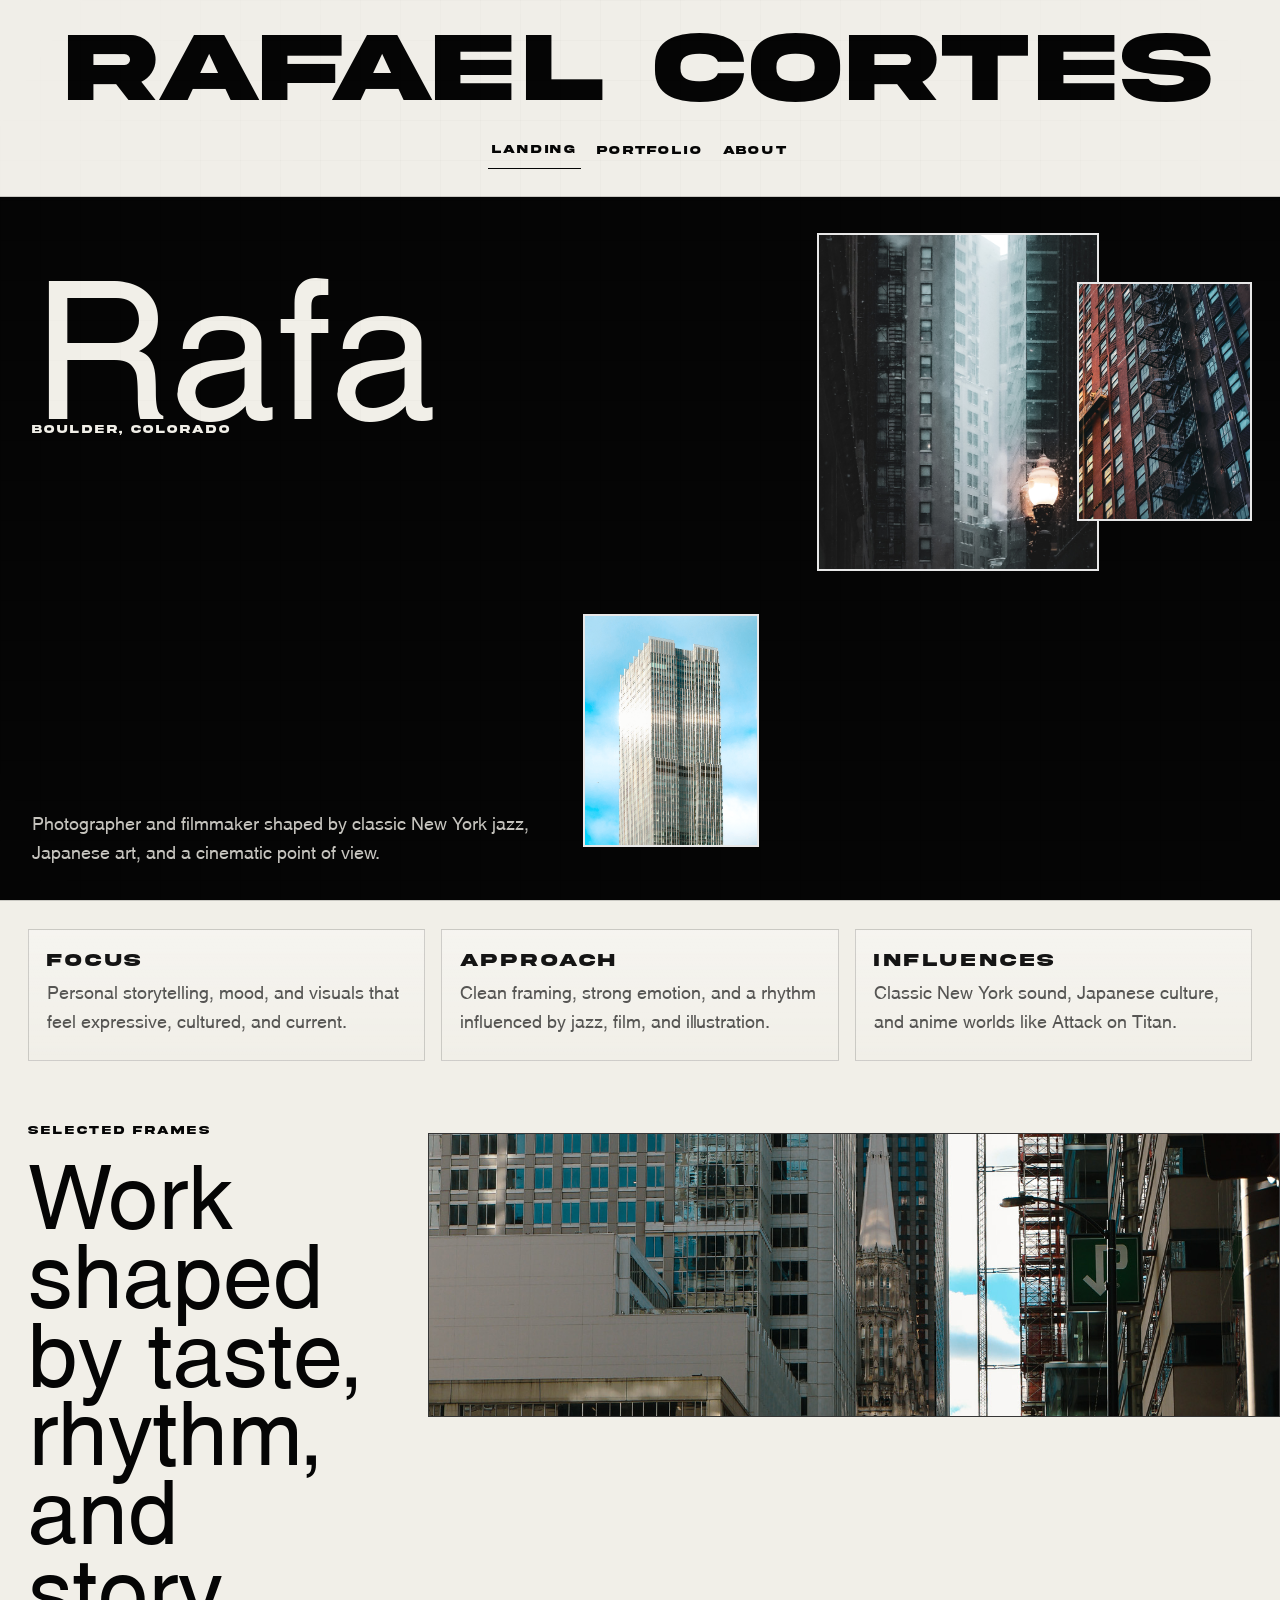
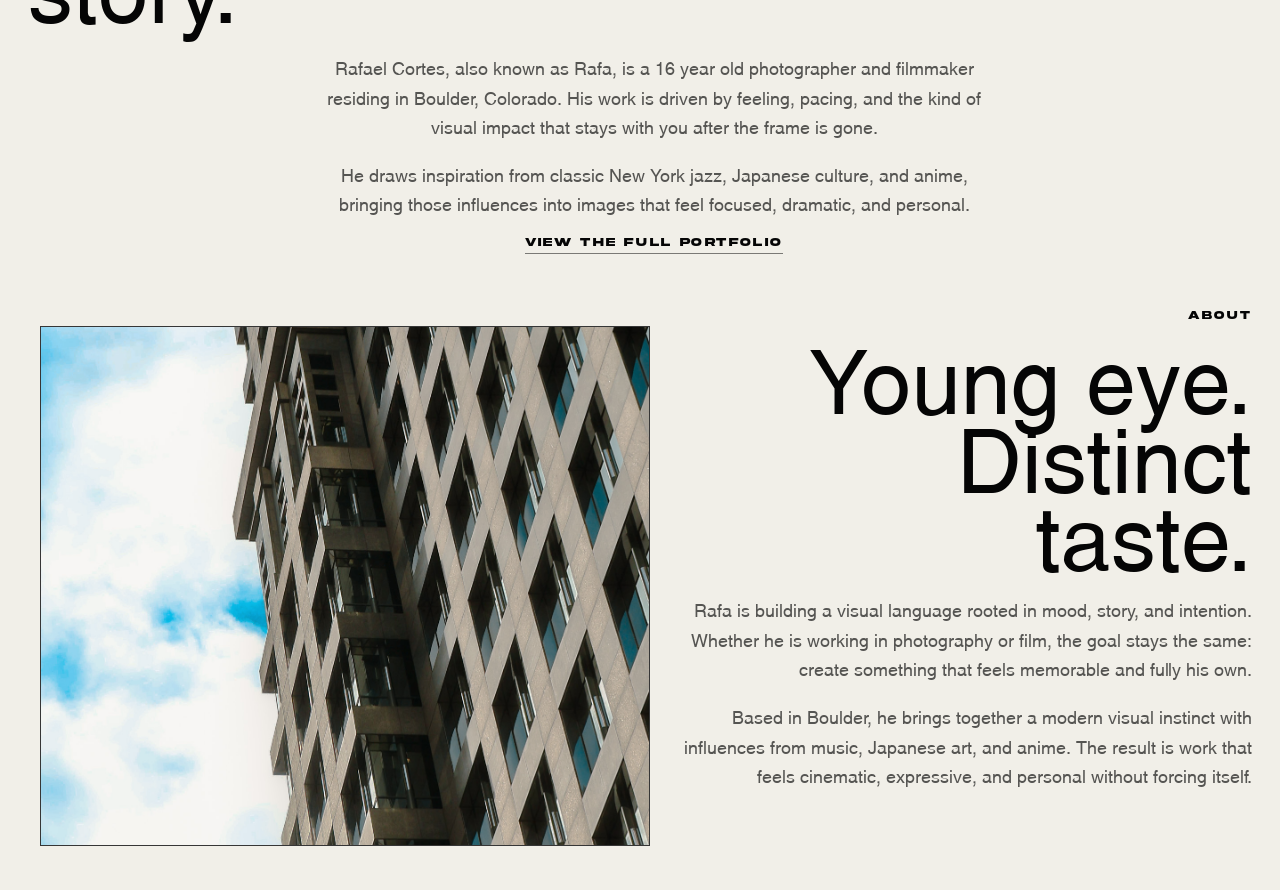
<file: index.html>
<!doctype html>
<html lang="en">
<head>
  <meta charset="UTF-8">
  <meta name="viewport" content="width=device-width, initial-scale=1.0">
  <title>Rafael Cortes</title>
  <meta name="description" content="Rafael Cortes is a photographer and filmmaker based in Boulder, Colorado, inspired by classic New York jazz, Japanese art, and cinematic storytelling.">
  <link rel="icon" type="image/png" href="assets/favicon.png">
  <link rel="stylesheet" href="styles.css">
</head>
<body class="theme-home page-transition">
  <div class="site-shell">
    <main>
      <section class="home-stage">
        <header class="masthead">
          <a class="wordmark" href="index.html" aria-label="Rafael Cortes home">RAFAEL CORTES</a>
          <nav class="main-nav" aria-label="Primary">
            <a class="nav-link" data-nav="landing" href="index.html">Landing</a>
            <a class="nav-link" href="portfolio.html">Portfolio</a>
            <a class="nav-link" data-nav="about" href="#about">About</a>
          </nav>
        </header>

        <section class="hero">
          <div class="hero-copy">
            <div class="hero-title-block">
              <h1>Rafa</h1>
              <p class="eyebrow">Boulder, Colorado</p>
            </div>
            <p class="hero-summary">
              Photographer and filmmaker shaped by classic New York jazz, Japanese art, and a cinematic point of view.
            </p>
          </div>

          <div class="hero-grid" aria-label="Featured photography">
            <figure class="hero-card hero-card-main">
              <img src="assets/photography/IMG_0919.jpg" alt="Snowy urban alley framed by tall buildings and a glowing street lamp.">
            </figure>
            <figure class="hero-card hero-card-left">
              <img src="assets/photography/IMG_0852.jpg" alt="Close view of brick buildings and fire escapes in warm evening light.">
            </figure>
            <figure class="hero-card hero-card-right">
              <img src="assets/photography/IMG_0724.jpg" alt="Tall modern skyscraper against a bright blue sky.">
            </figure>
          </div>
        </section>
      </section>

      <section class="feature-strip" aria-label="Highlights">
        <div class="feature-panel">
          <p class="feature-label">Focus</p>
          <p>Personal storytelling, mood, and visuals that feel expressive, cultured, and current.</p>
        </div>
        <div class="feature-panel">
          <p class="feature-label">Approach</p>
          <p>Clean framing, strong emotion, and a rhythm influenced by jazz, film, and illustration.</p>
        </div>
        <div class="feature-panel">
          <p class="feature-label">Influences</p>
          <p>Classic New York sound, Japanese culture, and anime worlds like Attack on Titan.</p>
        </div>
      </section>

      <section class="showcase">
        <div class="showcase-top">
          <div class="section-heading">
            <p class="eyebrow">Selected Frames</p>
            <h2>Work shaped by taste, rhythm, and story.</h2>
          </div>
          <figure class="showcase-image">
            <img src="assets/photography/IMG_0730.jpg" alt="Downtown city corridor with traffic, glass towers, and a distant church spire.">
          </figure>
        </div>
        <div class="showcase-text">
          <p>
            Rafael Cortes, also known as Rafa, is a 16 year old photographer and filmmaker residing in Boulder, Colorado.
            His work is driven by feeling, pacing, and the kind of visual impact that stays with you after the frame is gone.
          </p>
          <p>
            He draws inspiration from classic New York jazz, Japanese culture, and anime,
            bringing those influences into images that feel focused, dramatic, and personal.
          </p>
          <a class="text-link" href="portfolio.html">View the full portfolio</a>
        </div>
      </section>

      <section class="about-section" id="about">
        <div class="about-layout">
          <figure class="about-image">
            <img src="assets/photography/IMG_0725.jpg" alt="Upward-looking angle of a modern high-rise building with repeating window patterns.">
          </figure>

          <div class="about-text">
            <div class="section-heading">
              <p class="eyebrow">About</p>
              <h2>Young eye. Distinct taste.</h2>
            </div>

            <div class="about-copy">
              <p>
                Rafa is building a visual language rooted in mood, story, and intention. Whether he is working in photography
                or film, the goal stays the same: create something that feels memorable and fully his own.
              </p>
              <p>
                Based in Boulder, he brings together a modern visual instinct with influences from music, Japanese art, and anime.
                The result is work that feels cinematic, expressive, and personal without forcing itself.
              </p>
            </div>
          </div>
        </div>
      </section>
    </main>
  </div>
  <script>
    (function () {
      const root = document.documentElement;
      const wordmarks = document.querySelectorAll(".wordmark");
      const links = document.querySelectorAll(".nav-link");
      const pageLinks = document.querySelectorAll('a[href="index.html"], a[href="portfolio.html"]');
      const aboutSection = document.querySelector("#about");
      const enableSmoothScroll = () => {
        root.classList.add("is-smooth-scroll");
      };
      const fitWordmarks = () => {
        wordmarks.forEach((wordmark) => {
          const parent = wordmark.parentElement;
          if (!parent) return;
          wordmark.style.fontSize = "";
          const availableWidth = Math.max(parent.clientWidth - 28, 0);
          if (!availableWidth) return;
          let fontSize = parseFloat(window.getComputedStyle(wordmark).fontSize);
          if (!fontSize) return;

          wordmark.style.fontSize = `${fontSize}px`;
          let width = wordmark.getBoundingClientRect().width;
          if (!width) return;

          fontSize *= availableWidth / width;
          wordmark.style.fontSize = `${fontSize.toFixed(2)}px`;

          width = wordmark.getBoundingClientRect().width;
          while (width > availableWidth && fontSize > 12) {
            fontSize -= 1;
            wordmark.style.fontSize = `${fontSize.toFixed(2)}px`;
            width = wordmark.getBoundingClientRect().width;
          }
        });
      };

      const handlePageTransition = (event) => {
        const href = event.currentTarget.getAttribute("href");
        if (!href) return;
        if (event.metaKey || event.ctrlKey || event.shiftKey || event.altKey) return;

        event.preventDefault();
        document.body.classList.add("is-leaving");
        window.setTimeout(() => {
          window.location.href = href;
        }, 320);
      };

      const setActive = () => {
        links.forEach((link) => link.classList.remove("is-active"));
        if (aboutSection) {
          const rect = aboutSection.getBoundingClientRect();
          const viewportHeight = window.innerHeight || document.documentElement.clientHeight;
          const inView = rect.top < viewportHeight * 0.6 && rect.bottom > viewportHeight * 0.25;
          if (inView) {
            document.querySelector('[data-nav="about"]')?.classList.add("is-active");
            return;
          }
        }
        document.querySelector('[data-nav="landing"]')?.classList.add("is-active");
      };

      pageLinks.forEach((link) => {
        link.addEventListener("click", handlePageTransition);
      });

      window.addEventListener("hashchange", setActive);
      window.addEventListener("scroll", setActive, { passive: true });
      window.addEventListener("resize", fitWordmarks);
      window.addEventListener("resize", setActive);
      window.addEventListener("load", fitWordmarks);
      window.addEventListener("load", setActive);
      window.addEventListener("load", enableSmoothScroll, { once: true });
      window.addEventListener("pageshow", () => {
        document.body.classList.remove("is-leaving");
        enableSmoothScroll();
      });
      if (document.fonts && document.fonts.ready) {
        document.fonts.ready.then(fitWordmarks);
      }
      setTimeout(fitWordmarks, 150);
      fitWordmarks();
      setActive();
    }());
  </script>
</body>
</html>
</file>
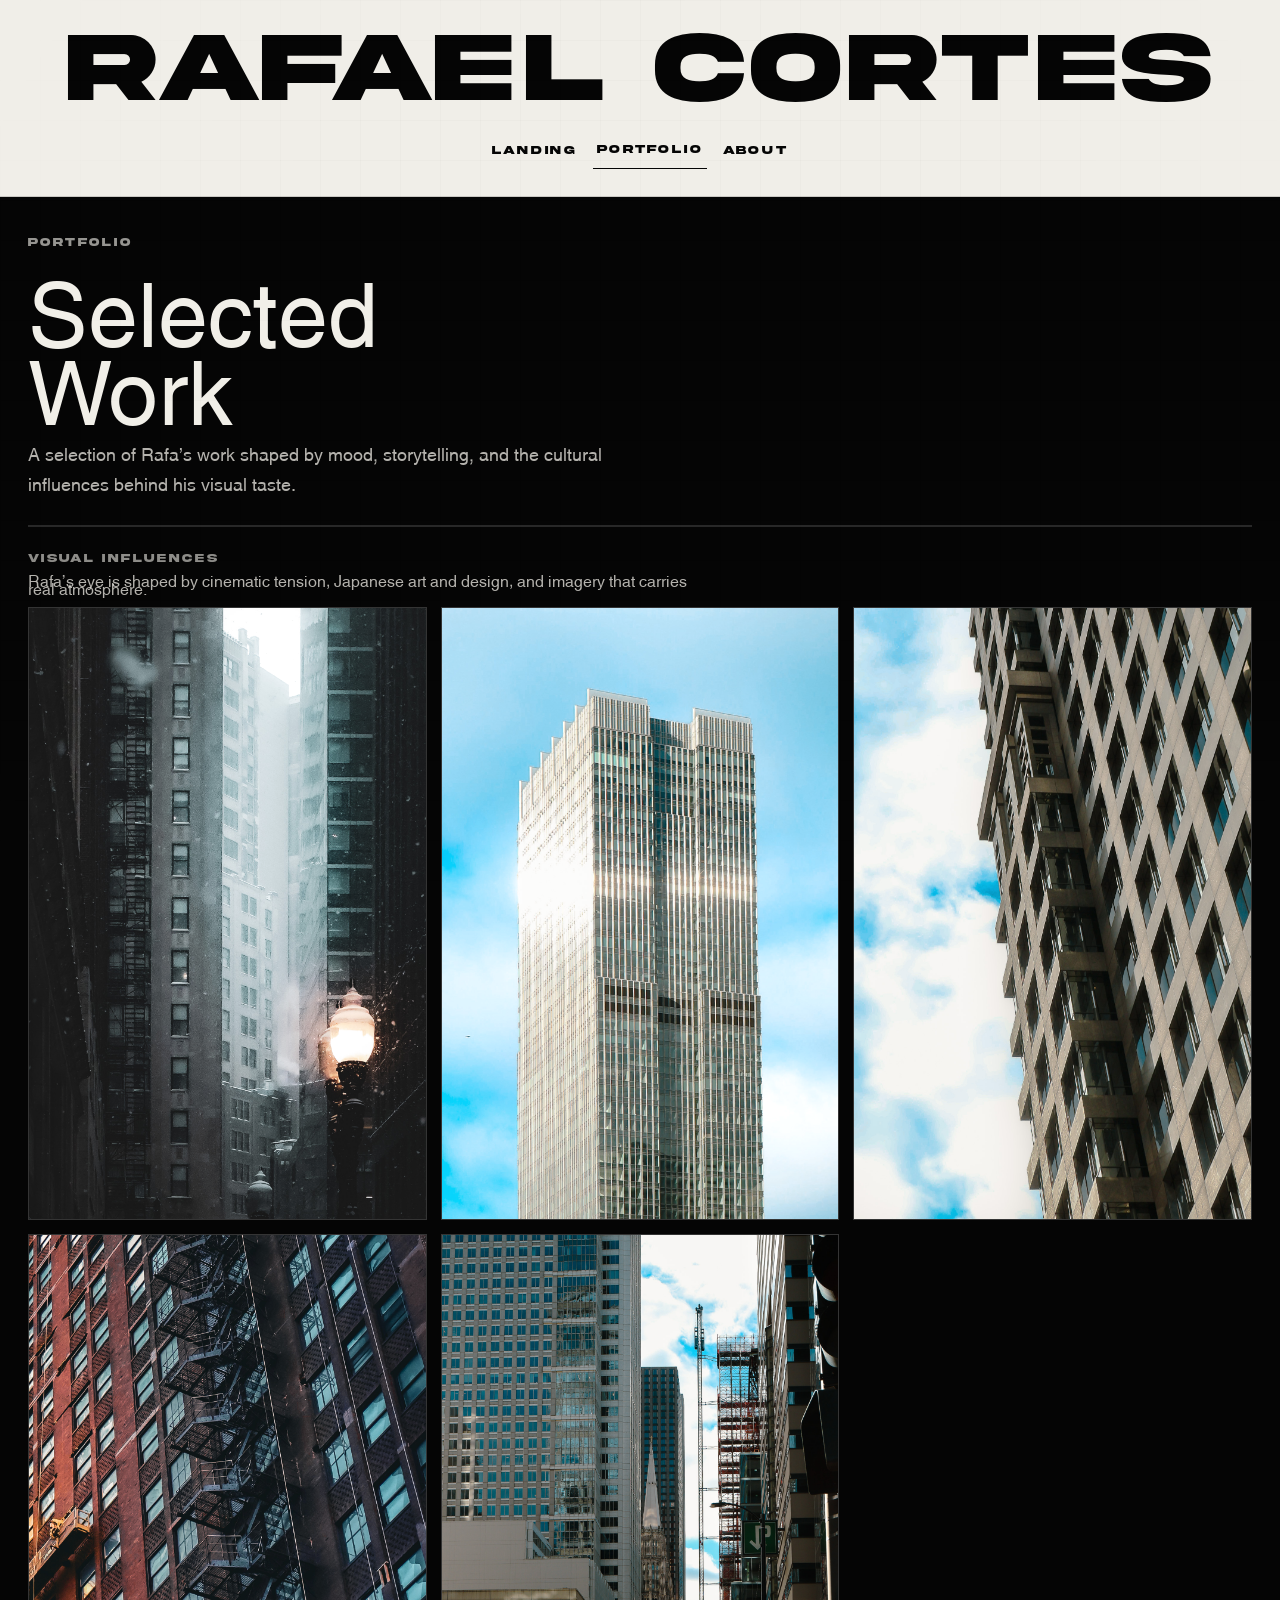
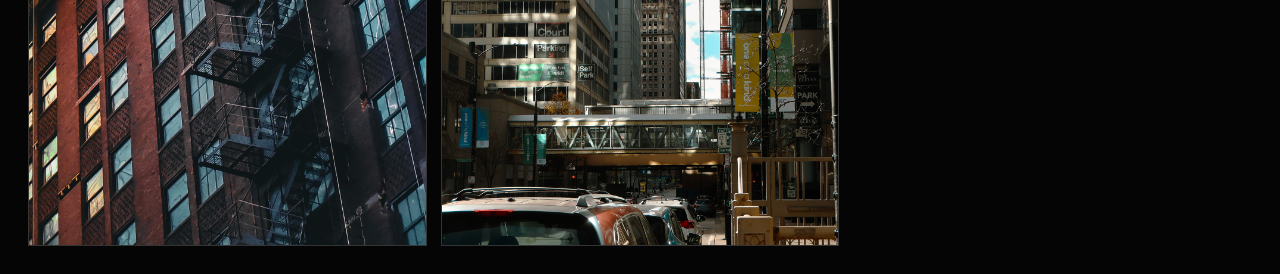
<file: portfolio.html>
<!doctype html>
<html lang="en">
<head>
  <meta charset="UTF-8">
  <meta name="viewport" content="width=device-width, initial-scale=1.0">
  <title>Portfolio | Rafael Cortes</title>
  <meta name="description" content="Selected photography and film work by Rafael Cortes, shaped by mood, storytelling, classic jazz, and Japanese artistic influence.">
  <link rel="icon" type="image/png" href="assets/favicon.png">
  <link rel="stylesheet" href="styles.css">
</head>
<body class="theme-portfolio page-transition">
  <div class="site-shell">
    <header class="masthead">
      <a class="wordmark" href="index.html" aria-label="Rafael Cortes home">RAFAEL CORTES</a>
      <nav class="main-nav" aria-label="Primary">
        <a class="nav-link" href="index.html">Landing</a>
        <a class="nav-link" data-nav="portfolio" href="portfolio.html">Portfolio</a>
        <a class="nav-link" href="index.html#about">About</a>
      </nav>
    </header>

    <main class="portfolio-main">
      <section class="portfolio-hero">
        <p class="eyebrow">Portfolio</p>
        <h1>Selected Work</h1>
        <p class="portfolio-intro">
          A selection of Rafa's work shaped by mood, storytelling, and the cultural influences behind his visual taste.
        </p>
      </section>

      <section class="portfolio-section" aria-label="Visual influences">
        <div class="portfolio-section-header">
          <p class="eyebrow">Visual Influences</p>
          <p class="portfolio-section-copy">Rafa's eye is shaped by cinematic tension, Japanese art and design, and imagery that carries real atmosphere.</p>
        </div>

        <div class="gallery-grid gallery-grid-compact">
          <article class="gallery-card">
            <img src="assets/photography/IMG_0919.jpg" alt="Snowy urban alley framed by tall buildings and a glowing street lamp.">
            <div class="gallery-meta">
              <p class="gallery-index">01</p>
              <p class="gallery-title">Quiet Tension</p>
              <p class="gallery-caption">A frame built around mood, distance, and a slow cinematic pull.</p>
            </div>
          </article>

          <article class="gallery-card">
            <img src="assets/photography/IMG_0724.jpg" alt="Tall modern skyscraper against a bright blue sky.">
            <div class="gallery-meta">
              <p class="gallery-index">02</p>
              <p class="gallery-title">Open Sky</p>
              <p class="gallery-caption">Clean space and bold contrast with a sense of lift.</p>
            </div>
          </article>

          <article class="gallery-card">
            <img src="assets/photography/IMG_0725.jpg" alt="Upward-looking angle of a modern high-rise building with repeating window patterns.">
            <div class="gallery-meta">
              <p class="gallery-index">03</p>
              <p class="gallery-title">Still Momentum</p>
              <p class="gallery-caption">Graphic balance with the feeling of movement held in place.</p>
            </div>
          </article>

          <article class="gallery-card">
            <img src="assets/photography/IMG_0852.jpg" alt="Close view of brick buildings and fire escapes in warm evening light.">
            <div class="gallery-meta">
              <p class="gallery-index">04</p>
              <p class="gallery-title">Late Set</p>
              <p class="gallery-caption">Warm tones and layered rhythm inspired by old-school city sound.</p>
            </div>
          </article>

          <article class="gallery-card">
            <img src="assets/photography/IMG_0730.jpg" alt="Downtown city corridor with traffic, glass towers, and a distant church spire.">
            <div class="gallery-meta">
              <p class="gallery-index">05</p>
              <p class="gallery-title">After the Rush</p>
              <p class="gallery-caption">Pressure, scale, and motion with an anime-like sense of drama.</p>
            </div>
          </article>
        </div>
      </section>
    </main>
  </div>
  <script>
    (function () {
      const root = document.documentElement;
      const wordmark = document.querySelector(".wordmark");
      const pageLinks = document.querySelectorAll('a[href="index.html"], a[href="portfolio.html"], a[href="index.html#about"]');
      const enableSmoothScroll = () => {
        root.classList.add("is-smooth-scroll");
      };
      const fitWordmark = () => {
        if (!wordmark || !wordmark.parentElement) return;
        wordmark.style.fontSize = "";
        const availableWidth = Math.max(wordmark.parentElement.clientWidth - 28, 0);
        if (!availableWidth) return;
        let fontSize = parseFloat(window.getComputedStyle(wordmark).fontSize);
        if (!fontSize) return;

        wordmark.style.fontSize = `${fontSize}px`;
        let width = wordmark.getBoundingClientRect().width;
        if (!width) return;

        fontSize *= availableWidth / width;
        wordmark.style.fontSize = `${fontSize.toFixed(2)}px`;

        width = wordmark.getBoundingClientRect().width;
        while (width > availableWidth && fontSize > 12) {
          fontSize -= 1;
          wordmark.style.fontSize = `${fontSize.toFixed(2)}px`;
          width = wordmark.getBoundingClientRect().width;
        }
      };

      const handlePageTransition = (event) => {
        const href = event.currentTarget.getAttribute("href");
        if (!href) return;
        if (event.metaKey || event.ctrlKey || event.shiftKey || event.altKey) return;

        event.preventDefault();
        document.body.classList.add("is-leaving");
        window.setTimeout(() => {
          window.location.href = href;
        }, 320);
      };

      document.querySelector('[data-nav="portfolio"]')?.classList.add("is-active");
      pageLinks.forEach((link) => {
        link.addEventListener("click", handlePageTransition);
      });
      window.addEventListener("resize", fitWordmark);
      window.addEventListener("load", fitWordmark);
      window.addEventListener("load", enableSmoothScroll, { once: true });
      window.addEventListener("pageshow", () => {
        document.body.classList.remove("is-leaving");
        enableSmoothScroll();
      });
      if (document.fonts && document.fonts.ready) {
        document.fonts.ready.then(fitWordmark);
      }
      setTimeout(fitWordmark, 150);
      fitWordmark();
    }());
  </script>
</body>
</html>
</file>
<file: styles.css>
@font-face {
  font-family: "Akira Expanded";
  src: url("assets/fonts/Akira Expanded Demo.otf") format("opentype");
  font-display: swap;
}

@font-face {
  font-family: "Swansea";
  src: url("assets/fonts/swansea/Swansea.ttf") format("truetype");
  font-weight: 400;
  font-style: normal;
  font-display: swap;
}

@font-face {
  font-family: "Swansea";
  src: url("assets/fonts/swansea/SwanseaItalic.ttf") format("truetype");
  font-weight: 400;
  font-style: italic;
  font-display: swap;
}

@font-face {
  font-family: "Swansea";
  src: url("assets/fonts/swansea/SwanseaBold.ttf") format("truetype");
  font-weight: 700;
  font-style: normal;
  font-display: swap;
}

:root {
  --paper: #f1efe8;
  --paper-strong: #e7e2d6;
  --ink: #050505;
  --ink-soft: #141414;
  --line: rgba(5, 5, 5, 0.16);
  --line-strong: rgba(5, 5, 5, 0.5);
  --muted: rgba(5, 5, 5, 0.66);
  --shadow: 0 30px 80px rgba(0, 0, 0, 0.22);
  --radius: 28px;
  --content-width: 1400px;
}

* {
  box-sizing: border-box;
}

html {
  overflow-x: clip;
}

html.is-smooth-scroll {
  scroll-behavior: smooth;
}

body {
  margin: 0;
  min-height: 100vh;
  color: var(--ink);
  background:
    radial-gradient(circle at top left, rgba(255, 255, 255, 0.75), rgba(255, 255, 255, 0) 28%),
    linear-gradient(180deg, #f5f3ec 0%, #ece6da 100%);
  font-family: "Swansea", Georgia, serif;
  overflow-x: clip;
}

body.page-transition {
  overflow-x: clip;
}

body::before {
  content: "";
  position: fixed;
  inset: 0;
  pointer-events: none;
  background-image:
    linear-gradient(rgba(5, 5, 5, 0.03) 1px, transparent 1px),
    linear-gradient(90deg, rgba(5, 5, 5, 0.03) 1px, transparent 1px);
  background-size: 40px 40px;
  mask-image: radial-gradient(circle at center, black 55%, transparent 100%);
  opacity: 0.55;
}

body.page-transition::after {
  content: "";
  position: fixed;
  inset: 0;
  pointer-events: none;
  z-index: 9999;
  background: #050505;
  transform: translateY(0);
}

body.page-transition::after {
  animation: transitionReveal 520ms cubic-bezier(0.22, 1, 0.36, 1) forwards;
}

body.page-transition.is-leaving::after {
  animation: transitionCover 320ms cubic-bezier(0.55, 0, 0.25, 1) forwards;
}

@keyframes transitionReveal {
  from {
    transform: translateY(0);
  }

  to {
    transform: translateY(-100%);
  }
}

@keyframes transitionCover {
  from {
    transform: translateY(100%);
  }

  to {
    transform: translateY(0);
  }
}

.site-shell {
  width: 100%;
  min-height: 100vh;
  background: var(--paper);
}

.home-stage {
  height: 100svh;
  display: grid;
  grid-template-rows: auto minmax(0, 1fr);
}

.masthead {
  padding: 24px 28px 26px;
  border-bottom: 1px solid var(--line);
  background: rgba(241, 239, 232, 0.94);
  overflow: hidden;
  text-align: center;
}

.wordmark {
  display: block;
  width: 100%;
  max-width: 100%;
  color: var(--ink);
  text-decoration: none;
  font-family: "Akira Expanded", sans-serif;
  font-size: min(7.6vw, 7.5rem);
  line-height: 0.9;
  letter-spacing: 0.01em;
  text-transform: uppercase;
  white-space: nowrap;
  margin-bottom: 18px;
  text-align: center;
}

.main-nav {
  display: flex;
  flex-wrap: wrap;
  justify-content: center;
  gap: 12px;
}

.nav-link {
  color: var(--ink);
  text-decoration: none;
  text-transform: uppercase;
  letter-spacing: 0.16em;
  font-family: "Akira Expanded", sans-serif;
  font-size: 0.72rem;
  padding: 12px 4px;
  border: 0;
  border-bottom: 1px solid transparent;
  transition: border-color 160ms ease, transform 160ms ease;
}

.nav-link:hover,
.nav-link:focus-visible,
.nav-link.is-active {
  border-bottom-color: currentColor;
  transform: translateY(-1px);
}

.hero {
  display: grid;
  grid-template-columns: minmax(300px, 0.88fr) minmax(0, 1.12fr);
  gap: 30px;
  padding: 36px 28px 28px;
  background: var(--ink);
  color: var(--paper);
  overflow: clip;
  min-height: 0;
}

.hero-copy {
  display: flex;
  flex-direction: column;
  justify-content: space-between;
  min-height: 0;
  padding: 10px 4px 6px;
}

.hero-title-block {
  display: grid;
  gap: 12px;
  align-content: start;
}

.eyebrow {
  margin: 0;
  font-family: "Akira Expanded", sans-serif;
  font-size: 0.7rem;
  letter-spacing: 0.18em;
  text-transform: uppercase;
  color: rgba(241, 239, 232, 0.72);
}

.hero .eyebrow {
  color: var(--paper);
}

.hero h1,
.portfolio-hero h1,
.section-heading h2 {
  margin: 0;
  font-family: "Swansea", Georgia, serif;
  font-weight: 400;
  line-height: 0.88;
}

.hero h1 {
  font-size: clamp(5rem, 15vw, 12rem);
  max-width: 7ch;
}

.hero-summary,
.showcase-text p,
.about-copy p,
.portfolio-intro,
.feature-panel p,
.gallery-caption {
  margin: 0;
  font-size: clamp(1rem, 1.4vw, 1.2rem);
  line-height: 1.65;
  color: rgba(241, 239, 232, 0.82);
}

.hero-grid {
  display: grid;
  grid-template-columns: minmax(0, 0.72fr) minmax(0, 1.16fr) minmax(0, 0.72fr);
  align-items: center;
  justify-items: center;
  gap: 18px;
  min-height: 0;
  height: 100%;
}

.hero-card,
.showcase-image,
.about-image,
.gallery-card {
  position: relative;
  overflow: hidden;
  border: 1px solid rgba(255, 255, 255, 0.16);
  background: #101010;
}

.hero-card {
  border: 2px solid rgba(255, 255, 255, 0.9);
}

.hero-card img,
.showcase-image img,
.about-image img,
.gallery-card img {
  display: block;
  width: 100%;
  height: 100%;
  object-fit: cover;
  filter: saturate(0.94) contrast(1.02);
}

.hero-card-main {
  grid-column: 2;
  width: 100%;
  max-height: 100%;
  aspect-ratio: 4 / 5.15;
  height: auto;
  min-height: 0;
  justify-self: stretch;
}

.hero-card-left,
.hero-card-right {
  height: auto;
  width: 100%;
  max-height: 82%;
  align-self: center;
}

.hero-card-left {
  aspect-ratio: 3 / 4.1;
}

.hero-card-right {
  aspect-ratio: 3 / 4.3;
}

.hero-card-main img {
  object-position: center 48%;
}

.hero-card-left img {
  object-position: 58% center;
}

.hero-card-right img {
  object-position: 44% center;
}

.feature-strip,
.about-section,
.portfolio-main {
  padding: 28px;
}

.showcase {
  padding: 28px 0 28px 28px;
}

.feature-strip {
  display: grid;
  grid-template-columns: repeat(3, minmax(0, 1fr));
  gap: 16px;
  background: var(--paper);
  border-top: 1px solid var(--line);
}

.feature-panel {
  padding: 16px 18px;
  border: 1px solid var(--line);
  min-height: 132px;
  background:
    linear-gradient(180deg, rgba(255, 255, 255, 0.34), rgba(255, 255, 255, 0)),
    var(--paper);
}

.feature-label,
.gallery-title {
  margin: 0 0 14px;
  font-family: "Akira Expanded", sans-serif;
  font-size: 0.74rem;
  letter-spacing: 0.16em;
  text-transform: uppercase;
}

.feature-label {
  margin-bottom: 10px;
  color: var(--ink);
}

.feature-panel p {
  color: var(--ink-soft);
}

.feature-panel p:last-child,
.gallery-meta p:last-child {
  margin-bottom: 0;
}

.section-heading {
  display: grid;
  gap: 10px;
  margin-bottom: 24px;
}

.section-heading .eyebrow {
  color: var(--muted);
}

.showcase .section-heading .eyebrow,
.about-section .section-heading .eyebrow {
  color: var(--ink);
}

.section-heading h2,
.portfolio-hero h1 {
  font-size: clamp(2.8rem, 7vw, 6rem);
  color: var(--ink);
  max-width: 10ch;
}

.showcase-layout,
.about-layout {
  display: grid;
  grid-template-columns: minmax(0, 1.1fr) minmax(320px, 0.9fr);
  gap: 24px;
  align-items: start;
}

.showcase-top {
  display: grid;
  grid-template-columns: minmax(360px, 1fr) minmax(560px, 920px);
  gap: 40px;
  align-items: start;
  margin-bottom: 24px;
  padding-right: 0;
}

.showcase-top .section-heading {
  max-width: 28rem;
  margin-bottom: 0;
  padding-top: 8px;
}

.showcase-image {
  width: min(100%, 980px);
  aspect-ratio: 3 / 1;
  min-height: 0;
  justify-self: end;
  margin-left: auto;
  margin-right: 0;
}

.showcase-image img {
  object-position: 78% center;
}

.showcase-text,
.about-copy {
  display: grid;
  gap: 18px;
  align-content: start;
  padding: 8px 0 0;
}

.showcase-text {
  max-width: 42rem;
  margin: 0 auto;
  justify-items: center;
  text-align: center;
}

.showcase-text p,
.about-copy p,
.portfolio-intro,
.feature-panel p:last-child,
.gallery-caption {
  color: var(--muted);
}

.text-link {
  color: var(--ink);
  text-decoration: none;
  font-family: "Akira Expanded", sans-serif;
  font-size: 0.72rem;
  letter-spacing: 0.14em;
  text-transform: uppercase;
  width: fit-content;
  padding-bottom: 4px;
  border-bottom: 1px solid var(--line-strong);
}

.about-layout {
  display: grid;
  grid-template-columns: minmax(360px, 0.95fr) minmax(340px, 0.9fr);
  gap: 36px;
  align-items: stretch;
}

.about-text {
  display: grid;
  align-content: start;
  justify-items: end;
  text-align: right;
}

.about-text .section-heading {
  margin-bottom: 18px;
}

.about-text .section-heading .eyebrow,
.about-text .section-heading h2,
.about-copy p {
  text-align: right;
}

.about-image {
  width: 100%;
  min-height: clamp(320px, 32vw, 520px);
  height: calc(100% - 28px);
  max-height: 520px;
  aspect-ratio: auto;
  align-self: start;
  justify-self: start;
  margin-right: auto;
  transform: translateX(-28px);
}

.about-image img {
  object-position: 50% 34%;
}

.portfolio-main {
  background: var(--ink);
  color: var(--paper);
}

.portfolio-hero {
  display: grid;
  gap: 16px;
  padding: 12px 0 28px;
  border-bottom: 1px solid rgba(255, 255, 255, 0.14);
}

.portfolio-hero .eyebrow {
  color: rgba(241, 239, 232, 0.62);
}

.portfolio-hero h1 {
  color: var(--paper);
}

.portfolio-intro {
  max-width: 38rem;
  color: rgba(241, 239, 232, 0.74);
}

.portfolio-section {
  padding-top: 26px;
  border-top: 1px solid rgba(255, 255, 255, 0.14);
}

.portfolio-section-header {
  display: grid;
  gap: 10px;
  margin-bottom: 16px;
}

.portfolio-section .eyebrow,
.gallery-index {
  color: rgba(241, 239, 232, 0.58);
}

.portfolio-section-copy {
  margin: 0;
  max-width: 42rem;
  color: rgba(241, 239, 232, 0.74);
}

.gallery-grid {
  display: grid;
  grid-template-columns: repeat(2, minmax(0, 1fr));
  gap: 14px;
}

.gallery-grid-compact {
  grid-template-columns: repeat(3, minmax(0, 1fr));
}

.gallery-card {
  background: #0d0d0d;
}

.gallery-card img {
  aspect-ratio: 4 / 5;
}

.gallery-card-wide img {
  aspect-ratio: 5 / 4;
}

.gallery-meta {
  padding: 12px 12px 14px;
  border-top: 1px solid rgba(255, 255, 255, 0.14);
}

.gallery-index {
  margin: 0 0 8px;
  font-family: "Akira Expanded", sans-serif;
  font-size: 0.62rem;
  letter-spacing: 0.14em;
  text-transform: uppercase;
}

.gallery-title {
  margin-bottom: 10px;
  color: var(--paper);
}

.gallery-caption {
  font-size: 0.98rem;
  line-height: 1.45;
}

@media (max-width: 1120px) {
  .hero,
  .showcase-layout,
  .about-layout {
    grid-template-columns: 1fr;
  }

  .showcase-top {
    grid-template-columns: 1fr;
    justify-items: start;
    gap: 24px;
  }

  .showcase-top .section-heading {
    max-width: none;
    padding-top: 0;
  }

  .hero-copy,
  .hero-grid {
    min-height: auto;
  }

  .hero-grid {
    grid-template-columns: repeat(2, minmax(0, 1fr));
  }

  .hero-card-main {
    grid-column: 1 / -1;
  }

  .hero-card-left,
  .hero-card-right {
    align-self: stretch;
  }

  .showcase-image,
  .about-image {
    aspect-ratio: 4 / 5;
  }

  .about-image {
    min-height: 0;
    height: auto;
    transform: none;
  }

  .about-image img {
    object-position: center;
  }

  .gallery-grid {
    grid-template-columns: 1fr;
  }
}

@media (max-width: 760px) {
  .site-shell {
    width: 100%;
  }

  .masthead,
  .hero,
  .feature-strip,
  .showcase,
  .about-section,
  .portfolio-main {
    padding-left: 16px;
    padding-right: 16px;
  }

  .hero {
    padding-top: 24px;
  }

  .home-stage {
    height: auto;
    min-height: 100svh;
  }

  .feature-strip,
  .hero-grid {
    grid-template-columns: 1fr;
  }

  .hero h1 {
    font-size: clamp(4.2rem, 23vw, 7rem);
  }

  .hero-card-main,
  .hero-card-left,
  .hero-card-right,
  .showcase-image,
  .about-image {
    height: auto;
    min-height: 0;
  }

  .hero-card-main img,
  .hero-card-left img,
  .hero-card-right img,
  .showcase-image img,
  .about-image img {
    aspect-ratio: auto;
  }

  .hero-card-main img {
    aspect-ratio: 4 / 5.15;
  }

  .hero-card-left img {
    aspect-ratio: 3 / 4.1;
  }

  .hero-card-right img {
    aspect-ratio: 3 / 4.3;
  }

  .gallery-grid-compact {
    grid-template-columns: 1fr;
  }
}

@media (prefers-reduced-motion: reduce) {
  body.page-transition::after,
  body.page-transition.is-leaving::after {
    animation: none;
    transform: translateY(-100%);
  }
}
</file>
